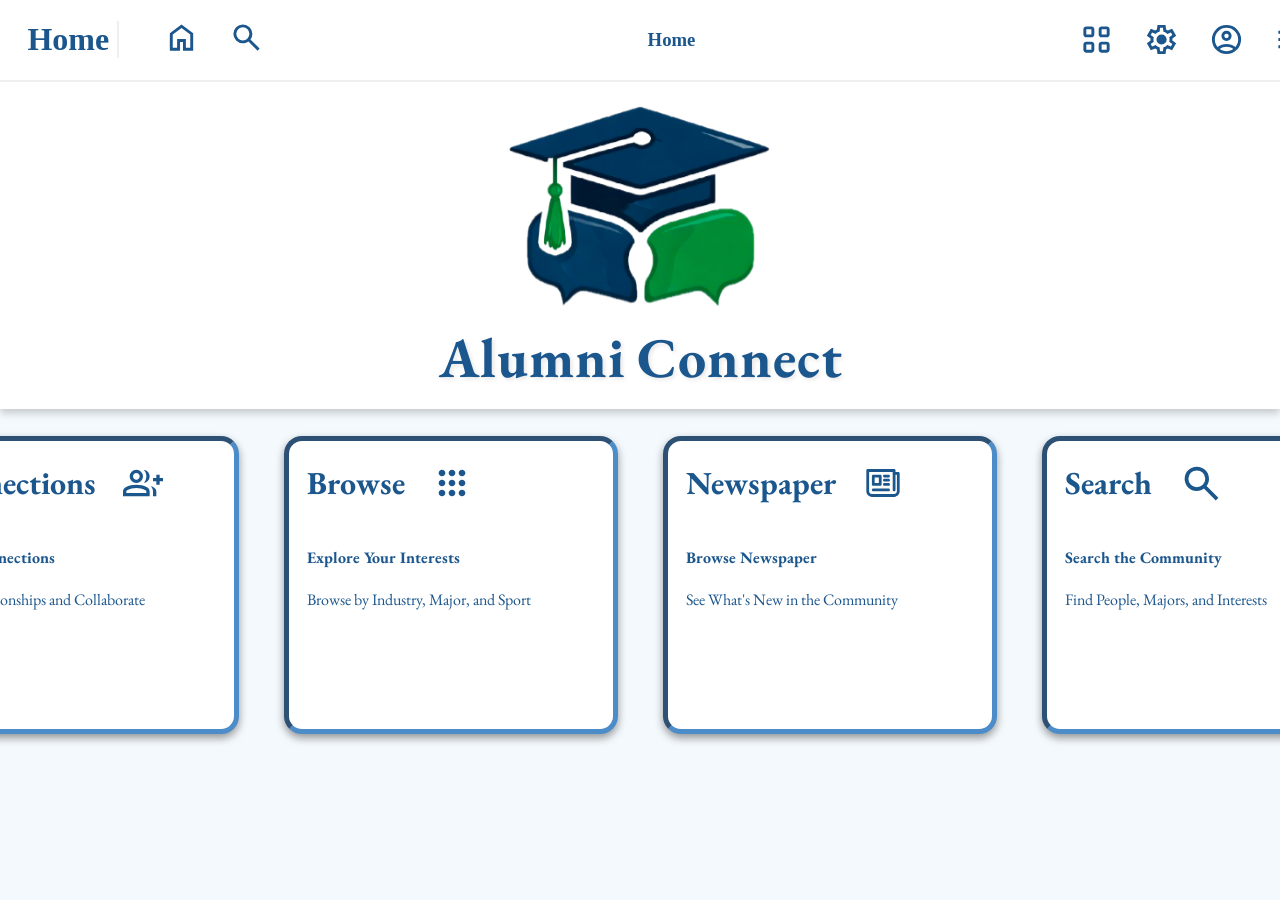
<file: pages/index.html>
<!DOCTYPE html>
<html lang="en">
<head>
    <meta charset="UTF-8">
    <meta name="viewport" content="width=device-width, initial-scale=1.0">
    <title>HOMEPAGE</title>
    <link rel="stylesheet" href="../style.css">
</head>
<body>
    <div class="top-half">
        <div class="top-bar-container">
            <a href="./index.html" class="hidden-link"><h1 class="home-button">Home</h1></a>
            <div class="top-bar-container-2">
                <div class="icons-container">
                    <a href="./index.html"><img src="../images/home.svg" alt="home" height="35" class="top-icon"></a>
                    <a href="./search.html"><img src="../images/search.svg" alt="search" height="35" class="top-icon"></a>
                </div>
                <div><h3>Home</h3></div>
                <div class="icons-container">
                    <img src="../images/box.svg" alt="box" height="35" class="top-icon">
                    <img src="../images/settings.svg" alt="settings" height="35" class="top-icon">
                    <img src="../images/profile.svg" alt="profile" height="35" class="top-icon">
                    <img src="../images/menu.svg" alt="menu" height="35" class="top-icon">
                </div>
            </div>
        </div>
        <div class="center">
            <img src="../images/alumni-connect-logo.png" alt="Logo" height="200" class="logo">
        </div>
        <div class="title-card center">
            <div class="title">
                <div class="word"><h1>A</h1><h1>l</h1><h1>u</h1><h1>m</h1><h1>n</h1><h1>i</h1></div>
                <div class="word"><h1>C</h1><h1>o</h1><h1>n</h1><h1>n</h1><h1>e</h1><h1>c</h1><h1>t</h1></div>
            </div>
        </div> 
    </div>

<div class="options-container center">
    <a href="./connections.html" class="block-link hidden-link">
        <div class="options"> <!-- Connections -->
            <img src="../images/connectionsBG.svg" alt="connectionsBG" height="290" class="overlay">            
            <div class="box-container box-text">
                <h1>Connections</h1>
                <img src="../images/connections.svg" alt="browse" height="40" class="icon">
            </div>
            <div class="box-text">
                <h4>Make Connections</h4>
                <p>Build Relationships and Collaborate</p>
            </div>
        </div>
    </a>
        <a href="./browse.html" class="block-link hidden-link">
        <div class="options"> <!-- Browse -->
            <img src="../images/browseBG.svg" alt="browseBG" height="290" class="overlay">
            <div class="box-container box-text">
                <h1>Browse</h1>
                <img src="../images/browse.svg" alt="browse" height="40" class="icon">
            </div>
            <div class="box-text">
                <h4>Explore Your Interests</h4>
                <p>Browse by Industry, Major, and Sport</p>
            </div>
        </div>
    </a>
        <a href="./newspaper.html" class="block-link hidden-link">
        <div class="options"> <!-- Newspaper -->
            <img src="../images/newspaperBG.svg" alt="newspaperBG" height="290" class="overlay">            
            <div class="box-container box-text">
                <h1>Newspaper</h1>
                <img src="../images/newspaper.svg" alt="browse" height="40" class="icon">
            </div>
            <div class="box-text">
                <h4>Browse Newspaper</h4>
                <p>See What's New in the Community</p>
            </div>
        </div>
    </a>
        <a href="./search.html" class="block-link hidden-link">
        <div class="options"> <!-- Search -->
            <img src="../images/mapBG.svg" alt="mapBG" height="290" class="overlay">
            <div class="box-container box-text">
                <h1>Search</h1>
                <img src="../images/search.svg" alt="search" height="45" class="icon">
            </div>
            <div class="box-text">
                <h4>Search the Community</h4>
                <p>Find People, Majors, and Interests</p>
            </div>
        </div>
    </a>
</div>


</body>
</html>
</file>
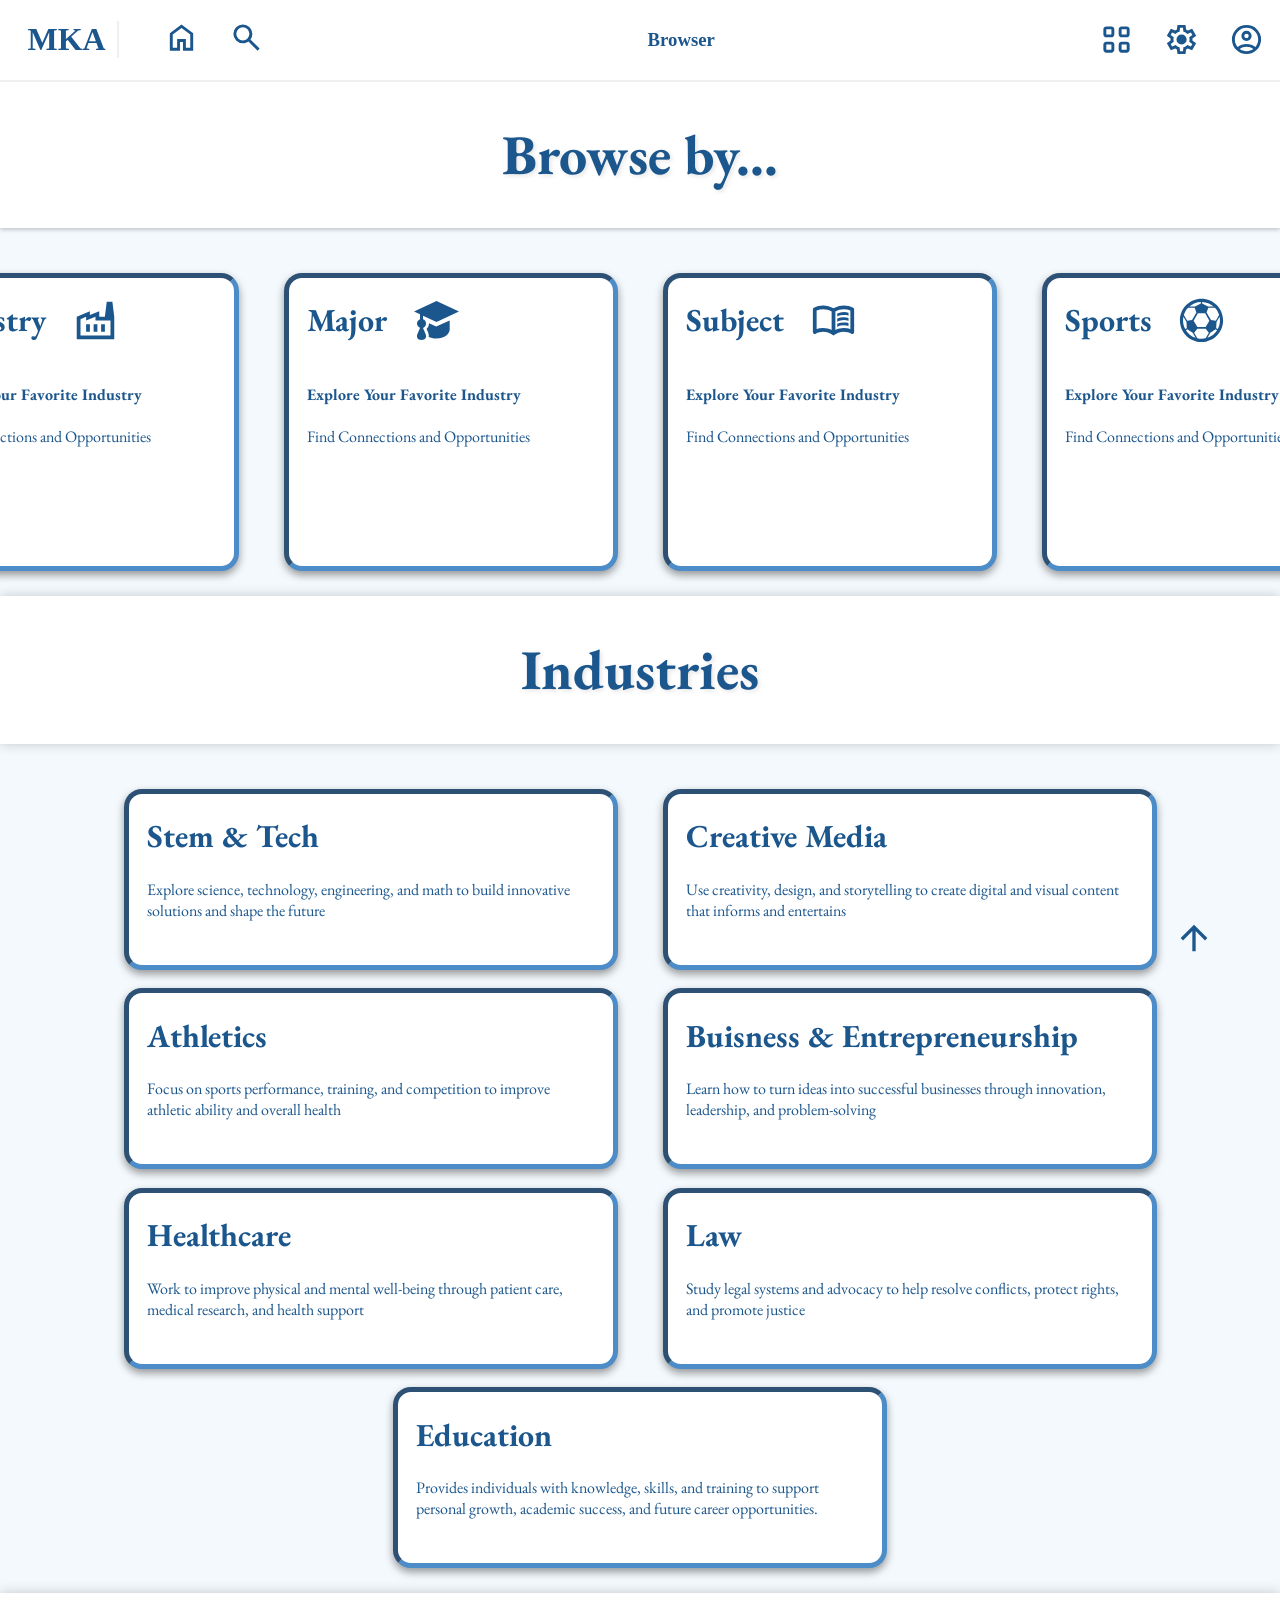
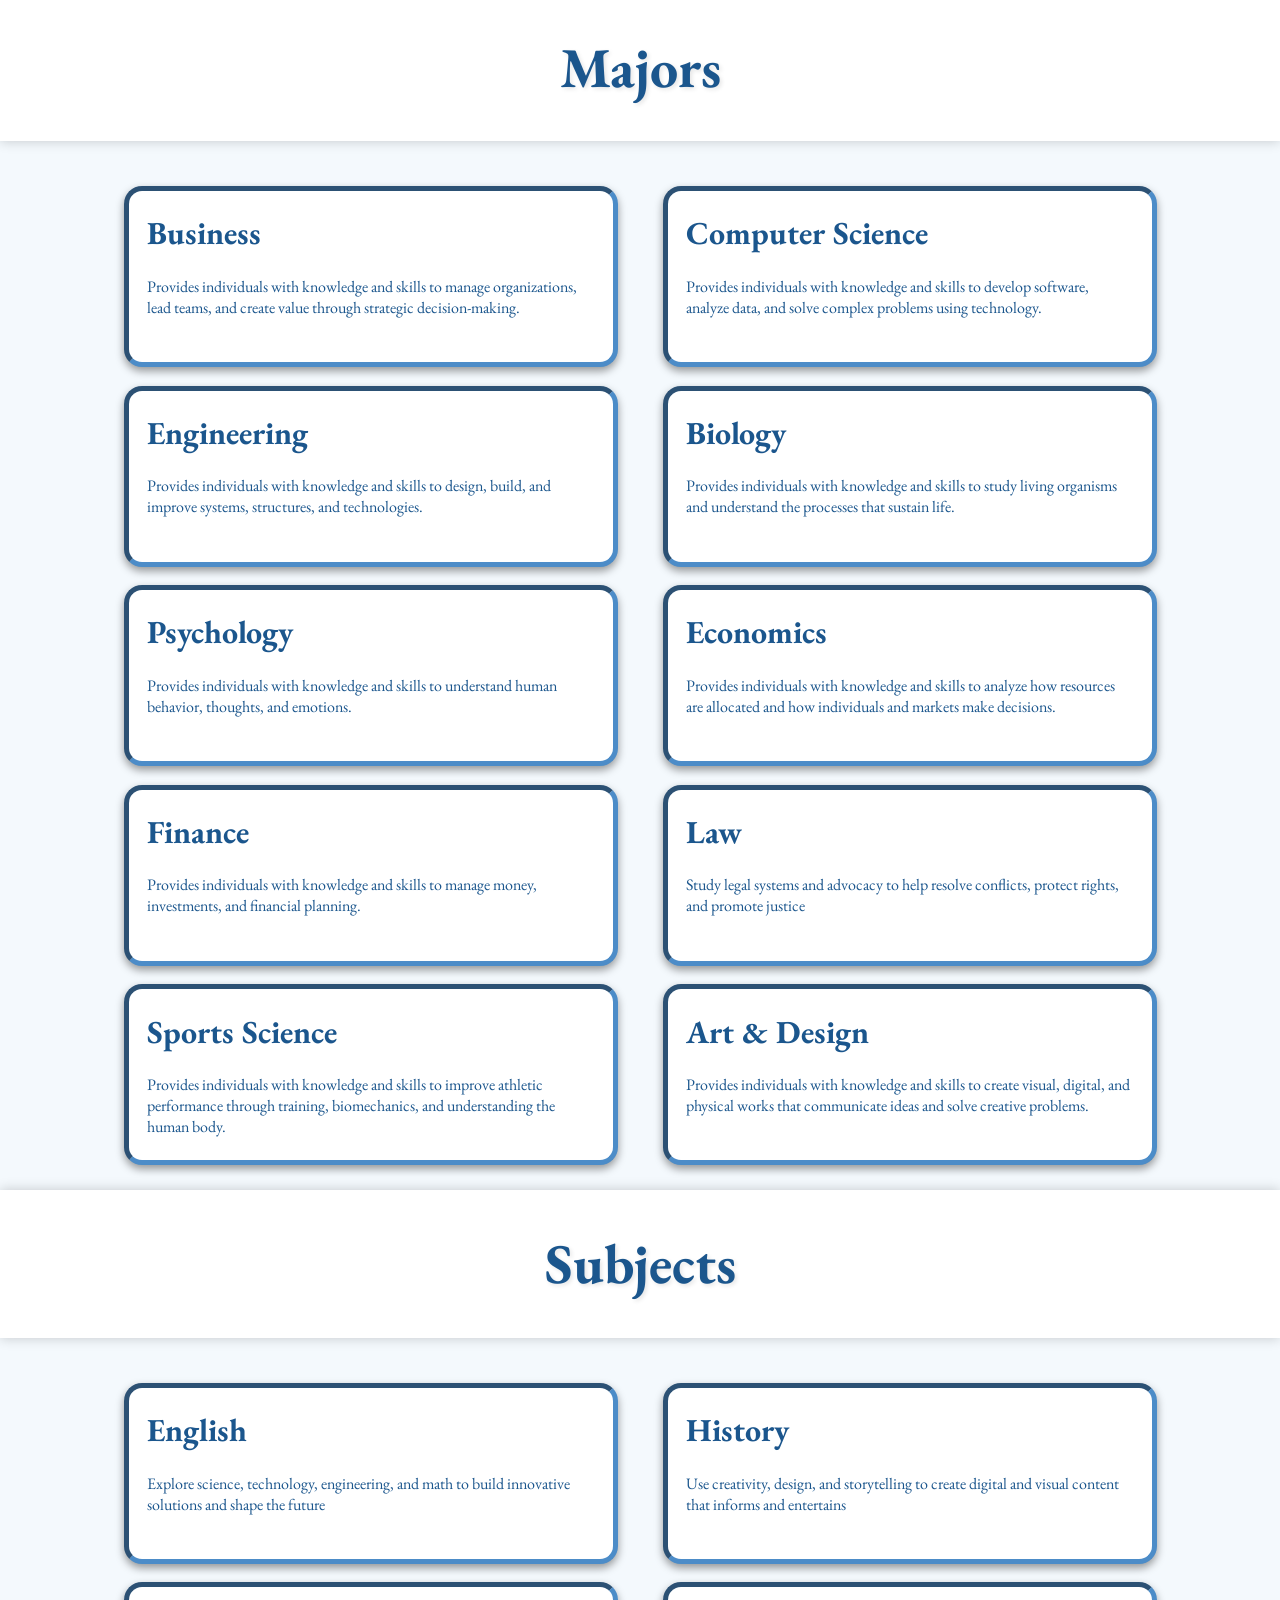
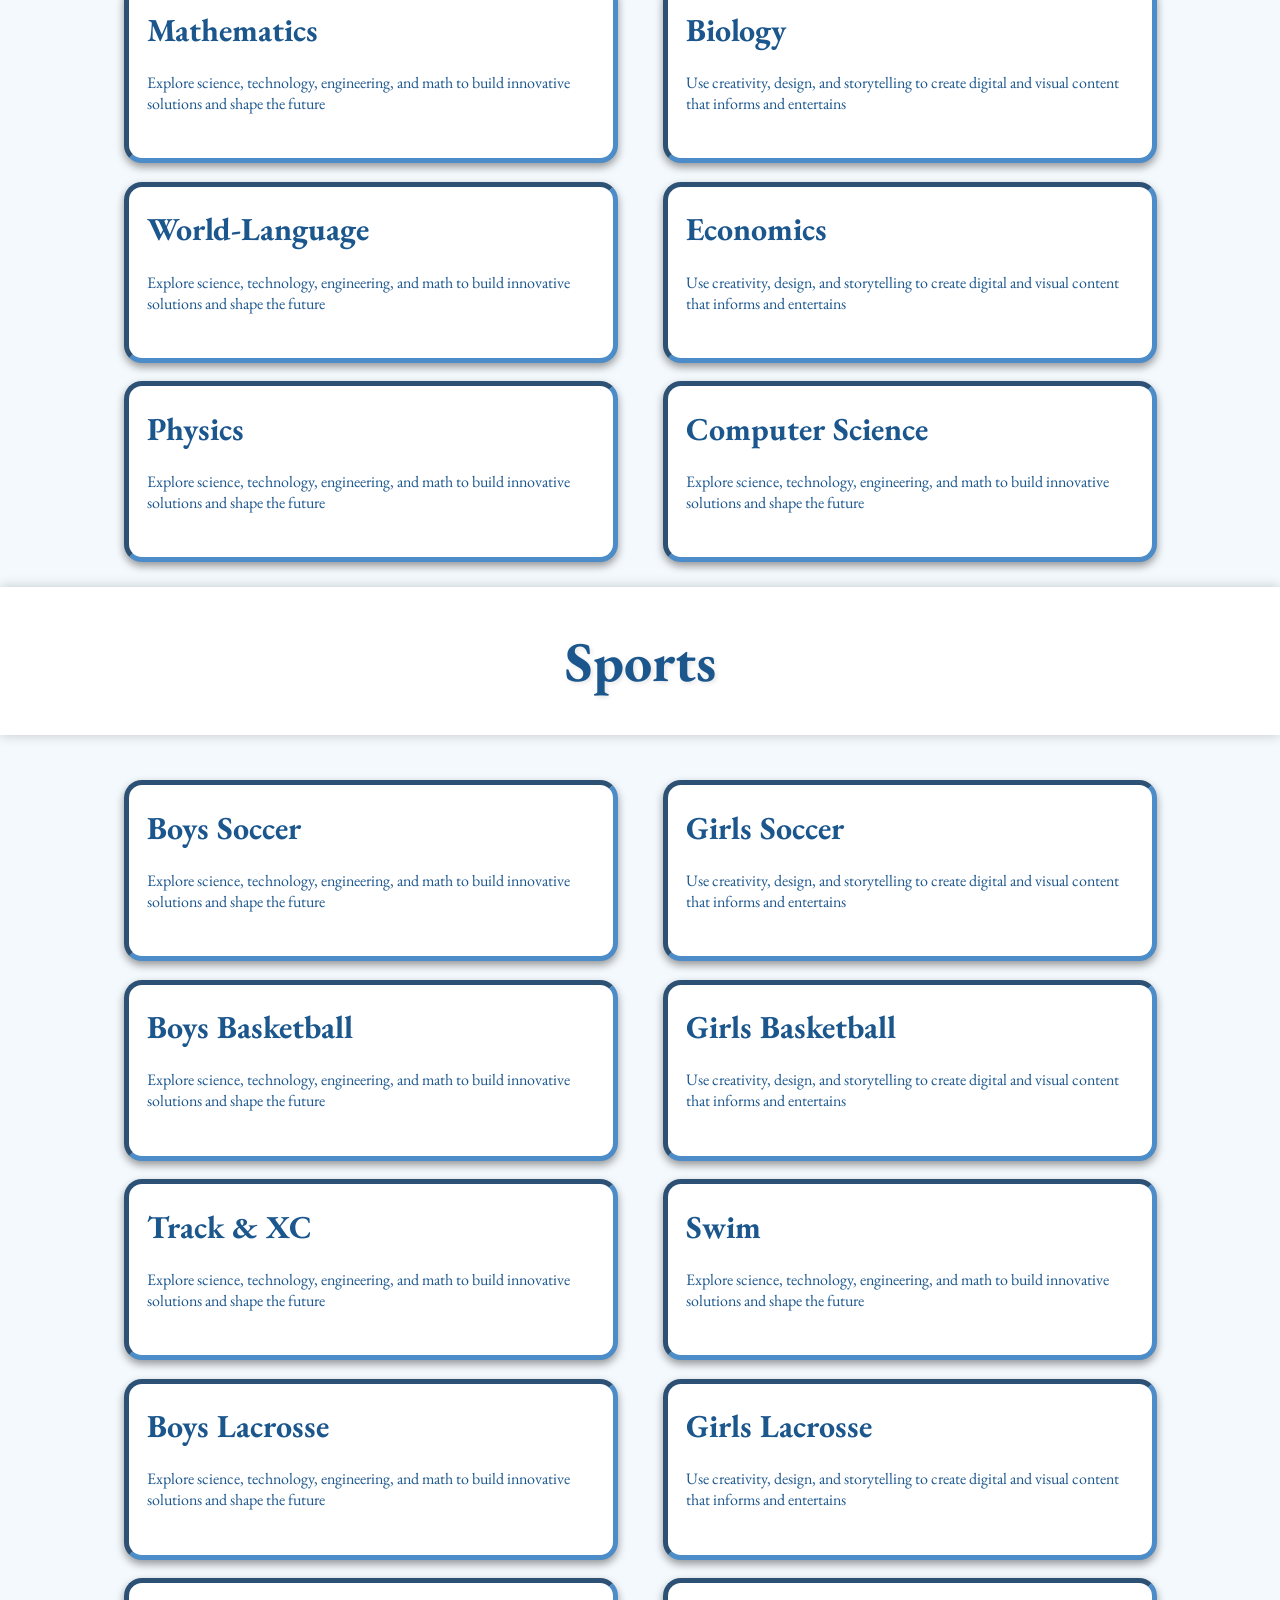
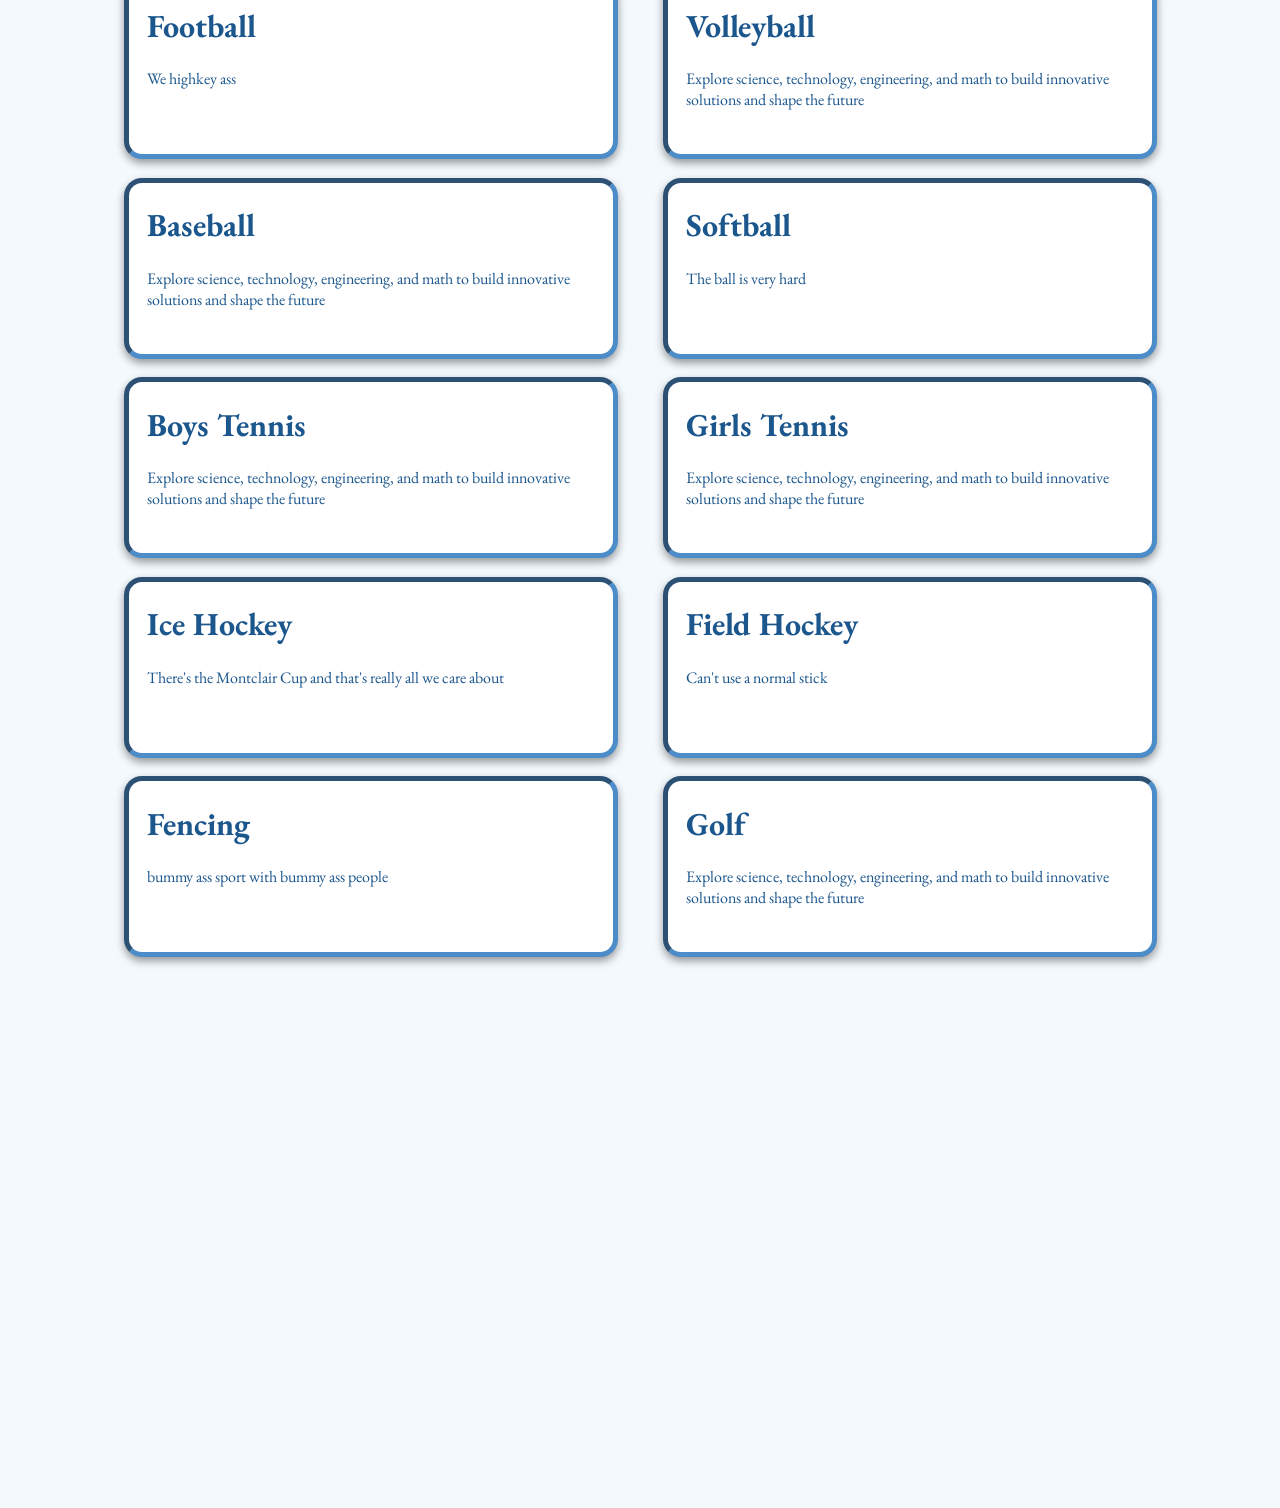
<file: pages/browse.html>
<!DOCTYPE html>
<html lang="en">
<head>
    <meta charset="UTF-8">
    <meta name="viewport" content="width=device-width, initial-scale=1.0">
    <title>Browse</title>
    <link rel="stylesheet" href="../style.css">
</head>
<body id="browse-top">
     <div class="top-half">
        <div class="top-bar-container">
            <a href="./index.html" class="hidden-link"><h1 class="home-button">MKA</h1></a>
            <div class="top-bar-container-2">
                <div class="icons-container">
                    <a href="./index.html"><img src="../images/home.svg" alt="home" height="35" class="top-icon"></a>
                    <a href="./search.html"><img src="../images/search.svg" alt="search" height="35" class="top-icon"></a>
                </div>
                <h3>Browser</h3>
                <div class="icons-container">
                    <img src="../images/box.svg" alt="box" height="35" class="top-icon">
                    <img src="../images/settings.svg" alt="settings" height="35" class="top-icon">
                    <img src="../images/profile.svg" alt="profile" height="35" class="top-icon">
                    <img src="../images/menu.svg" alt="menu" height="35" class="top-icon">
                </div>
            </div>
        </div>
    </div>


    <div class="sticky-wrapper"><a href="#" class="hidden-link"><img src="../images/arrow.svg" alt="arrow" height="40" class="fixed"></a></div>


    <!--  -->

    <div class="top-part title partition center">
     <h1>Browse by...</h1>
    </div>
    <div class="options-container center">
        <a href="#industries" class="block-link hidden-link">
            <div class="options"> <!-- Industries -->
                <div class="box-container box-text">
                    <h1>Industry</h1>
                    <img src="../images/industry-icon.svg" alt="search" height="45" class="icon">
                </div>
                <div class="box-text">
                    <h4>Explore Your Favorite Industry</h4>
                    <p>Find Connections and Opportunities</p>
                </div>
            </div>
        </a>
        <a href="#majors" class="block-link hidden-link">
            <div class="options"> <!-- Majors -->
                <div class="box-container box-text">
                    <h1>Major</h1>
                    <img src="../images/major-icon.svg" alt="search" height="45" class="icon">
                </div>
                <div class="box-text">
                    <h4>Explore Your Favorite Industry</h4>
                    <p>Find Connections and Opportunities</p>
                </div>
            </div>
        </a>
        <a href="#subjects" class="block-link hidden-link">
            <div class="options"> <!-- Subjects -->
                <div class="box-container box-text">
                    <h1>Subject</h1>
                    <img src="../images/subject-icon.svg" alt="search" height="45" class="icon">
                </div>
                <div class="box-text">
                    <h4>Explore Your Favorite Industry</h4>
                    <p>Find Connections and Opportunities</p>
                </div>
            </div>
        </a>
        <a href="#sports" class="block-link hidden-link">
            <div class="options"> <!-- Sports -->
                <div class="box-container box-text">
                    <h1>Sports</h1>
                    <img src="../images/soccer-icon.svg" alt="search" height="45" class="icon">
                </div>
                <div class="box-text">
                    <h4>Explore Your Favorite Industry</h4>
                    <p>Find Connections and Opportunities</p>
                </div>
            </div>
        </a>
    </div>

    <!--  -->

    <div id="industries">
        <div class="title center partition">
            <h1>Industries</h1>
        </div>
        <div class="options-container center new-line">
            <a href="./offerings.html" class="block-link hidden-link">
                <div class="options offering">
                    <div class="box-text">
                        <h1>Stem & Tech</h1>
                        <p>Explore science, technology, engineering, and math to build innovative solutions and shape the future</p>
                    </div>
                </div>
            </a>
            <a href="#industries" class="block-link hidden-link">
                <div class="options offering">
                    <div class="box-text">
                        <h1>Creative Media</h1>
                        <p>Use creativity, design, and storytelling to create digital and visual content that informs and entertains</p>
                    </div>
                </div>
            </a>
        </div>
        <div class="options-container center new-line">
            <a href="#industries" class="block-link hidden-link">
                <div class="options offering">
                    <div class="box-text">
                        <h1>Athletics</h1>
                        <p>Focus on sports performance, training, and competition to improve athletic ability and overall health</p>
                    </div>
                </div>
            </a>
            <a href="#industries" class="block-link hidden-link">
                <div class="options offering">
                    <div class="box-text">
                        <h1>Buisness & Entrepreneurship</h1>
                        <p>Learn how to turn ideas into successful businesses through innovation, leadership, and problem-solving</p>
                    </div>
                </div>
            </a>
        </div>
        <div class="options-container center new-line">
            <a href="#industries" class="block-link hidden-link">
                <div class="options offering">
                    <div class="box-text">
                        <h1>Healthcare</h1>
                        <p>Work to improve physical and mental well-being through patient care, medical research, and health support</p>
                    </div>
                </div>
            </a>
            <a href="#industries" class="block-link hidden-link">
                <div class="options offering">
                    <div class="box-text">
                        <h1>Law</h1>
                        <p>Study legal systems and advocacy to help resolve conflicts, protect rights, and promote justice</p>
                    </div>
                </div>
            </a>
        </div>
        <div class="options-container center new-line">
            <a href="#industries" class="block-link hidden-link">
                <div class="options offering">
                    <div class="box-text">
                        <h1>Education</h1>
                        <p>Provides individuals with knowledge, skills, and training to support personal growth, academic success, and future career opportunities.</p>
                    </div>
                </div>
            </a>
        </div>

<div id="majors">
        <div class="title center partition">
            <h1>Majors</h1>
        </div>
        <div class="options-container center new-line">
            <a href="#industries" class="block-link hidden-link">
                <div class="options offering">
                    <div class="box-text">
                        <h1>Business</h1>
                        <p>Provides individuals with knowledge and skills to manage organizations, lead teams, and create value through strategic decision-making.</p>
                    </div>
                </div>
            </a>
            <a href="#industries" class="block-link hidden-link">
                <div class="options offering">
                    <div class="box-text">
                        <h1>Computer Science</h1>
                        <p>Provides individuals with knowledge and skills to develop software, analyze data, and solve complex problems using technology.</p>
                    </div>
                </div>
            </a>
        </div>
        <div class="options-container center new-line">
            <a href="#industries" class="block-link hidden-link">
                <div class="options offering">
                    <div class="box-text">
                        <h1>Engineering</h1>
                        <p>Provides individuals with knowledge and skills to design, build, and improve systems, structures, and technologies.</p>
                    </div>
                </div>
            </a>
            <a href="#industries" class="block-link hidden-link">
                <div class="options offering">
                    <div class="box-text">
                        <h1>Biology</h1>
                        <p>Provides individuals with knowledge and skills to study living organisms and understand the processes that sustain life.</p>
                    </div>
                </div>
            </a>
        </div>
        <div class="options-container center new-line">
            <a href="#industries" class="block-link hidden-link">
                <div class="options offering">
                    <div class="box-text">
                        <h1>Psychology</h1>
                        <p>Provides individuals with knowledge and skills to understand human behavior, thoughts, and emotions.</p>
                    </div>
                </div>
            </a>
            <a href="#industries" class="block-link hidden-link">
                <div class="options offering">
                    <div class="box-text">
                        <h1>Economics</h1>
                        <p>Provides individuals with knowledge and skills to analyze how resources are allocated and how individuals and markets make decisions.</p>
                    </div>
                </div>
            </a>
        </div>
        <div class="options-container center new-line">
            <a href="#industries" class="block-link hidden-link">
                <div class="options offering">
                    <div class="box-text">
                        <h1>Finance</h1>
                        <p>Provides individuals with knowledge and skills to manage money, investments, and financial planning.</p>
                    </div>
                </div>
            </a>
            <a href="#industries" class="block-link hidden-link">
                <div class="options offering">
                    <div class="box-text">
                        <h1>Law</h1>
                        <p>Study legal systems and advocacy to help resolve conflicts, protect rights, and promote justice</p>
                    </div>
                </div>
            </a>
        </div>
        <div class="options-container center new-line">
            <a href="#industries" class="block-link hidden-link">
                <div class="options offering">
                    <div class="box-text">
                        <h1>Sports Science</h1>
                        <p>Provides individuals with knowledge and skills to improve athletic performance through training, biomechanics, and understanding the human body.</p>
                    </div>
                </div>
            </a>
                        <a href="#industries" class="block-link hidden-link">
                <div class="options offering">
                    <div class="box-text">
                        <h1>Art & Design</h1>
                        <p>Provides individuals with knowledge and skills to create visual, digital, and physical works that communicate ideas and solve creative problems.</p>
                    </div>
                </div>
            </a>
        </div>      
    </div>




<div id="subjects">
        <div class="title center partition">
            <h1>Subjects</h1>
        </div>
        <div class="options-container center new-line">
            <a href="#industries" class="block-link hidden-link">
                <div class="options offering">
                    <div class="box-text">
                        <h1>English</h1>
                        <p>Explore science, technology, engineering, and math to build innovative solutions and shape the future</p>
                    </div>
                </div>
            </a>
            <a href="#industries" class="block-link hidden-link">
                <div class="options offering">
                    <div class="box-text">
                        <h1>History</h1>
                        <p>Use creativity, design, and storytelling to create digital and visual content that informs and entertains</p>
                    </div>
                </div>
            </a>
        </div>
        <div class="options-container center new-line">
            <a href="#industries" class="block-link hidden-link">
                <div class="options offering">
                    <div class="box-text">
                        <h1>Mathematics</h1>
                        <p>Explore science, technology, engineering, and math to build innovative solutions and shape the future</p>
                    </div>
                </div>
            </a>
            <a href="#industries" class="block-link hidden-link">
                <div class="options offering">
                    <div class="box-text">
                        <h1>Biology</h1>
                        <p>Use creativity, design, and storytelling to create digital and visual content that informs and entertains</p>
                    </div>
                </div>
            </a>
        </div>        
        <div class="options-container center new-line">
            <a href="#industries" class="block-link hidden-link">
                <div class="options offering">
                    <div class="box-text">
                        <h1>World-Language</h1>
                        <p>Explore science, technology, engineering, and math to build innovative solutions and shape the future</p>
                    </div>
                </div>
            </a>
            <a href="#industries" class="block-link hidden-link">
                <div class="options offering">
                    <div class="box-text">
                        <h1>Economics</h1>
                        <p>Use creativity, design, and storytelling to create digital and visual content that informs and entertains</p>
                    </div>
                </div>
            </a>
        </div>        
        <div class="options-container center new-line">
            <a href="#industries" class="block-link hidden-link">
                <div class="options offering">
                    <div class="box-text">
                        <h1>Physics</h1>
                        <p>Explore science, technology, engineering, and math to build innovative solutions and shape the future</p>
                    </div>
                </div>
            </a>
            <a href="#industries" class="block-link hidden-link">
                <div class="options offering">
                    <div class="box-text">
                        <h1>Computer Science</h1>
                        <p>Explore science, technology, engineering, and math to build innovative solutions and shape the future</p>
                    </div>
                </div>
            </a>            
        </div>   

    </div>

<div id="sports">
        <div class="title center partition">
            <h1>Sports</h1>
        </div>
        <div class="options-container center new-line">
            <a href="#industries" class="block-link hidden-link">
                <div class="options offering">
                    <div class="box-text">
                        <h1>Boys Soccer</h1>
                        <p>Explore science, technology, engineering, and math to build innovative solutions and shape the future</p>
                    </div>
                </div>
            </a>
            <a href="#industries" class="block-link hidden-link">
                <div class="options offering">
                    <div class="box-text">
                        <h1>Girls Soccer</h1>
                        <p>Use creativity, design, and storytelling to create digital and visual content that informs and entertains</p>
                    </div>
                </div>
            </a>
        </div>
        <div class="options-container center new-line">
            <a href="#industries" class="block-link hidden-link">
                <div class="options offering">
                    <div class="box-text">
                        <h1>Boys Basketball</h1>
                        <p>Explore science, technology, engineering, and math to build innovative solutions and shape the future</p>
                    </div>
                </div>
            </a>
            <a href="#industries" class="block-link hidden-link">
                <div class="options offering">
                    <div class="box-text">
                        <h1>Girls Basketball</h1>
                        <p>Use creativity, design, and storytelling to create digital and visual content that informs and entertains</p>
                    </div>
                </div>
            </a>
        </div>        
        <div class="options-container center new-line">
            <a href="#industries" class="block-link hidden-link">
                <div class="options offering">
                    <div class="box-text">
                        <h1>Track & XC</h1>
                        <p>Explore science, technology, engineering, and math to build innovative solutions and shape the future</p>
                    </div>
                </div>
            </a>
            <a href="#industries" class="block-link hidden-link">
                <div class="options offering">
                    <div class="box-text">
                        <h1>Swim</h1>
                        <p>Explore science, technology, engineering, and math to build innovative solutions and shape the future</p>
                    </div>
                </div>
            </a>            
        </div>  
        <div class="options-container center new-line">
            <a href="#industries" class="block-link hidden-link">
                <div class="options offering">
                    <div class="box-text">
                        <h1>Boys Lacrosse</h1>
                        <p>Explore science, technology, engineering, and math to build innovative solutions and shape the future</p>
                    </div>
                </div>
            </a>
            <a href="#industries" class="block-link hidden-link">
                <div class="options offering">
                    <div class="box-text">
                        <h1>Girls Lacrosse</h1>
                        <p>Use creativity, design, and storytelling to create digital and visual content that informs and entertains</p>
                    </div>
                </div>
            </a>
        </div>
        <div class="options-container center new-line">
            <a href="#industries" class="block-link hidden-link">
                <div class="options offering">
                    <div class="box-text">
                        <h1>Football</h1>
                        <p>We highkey ass</p>
                    </div>
                </div>
            </a>
            <a href="#industries" class="block-link hidden-link">
                <div class="options offering">
                    <div class="box-text">
                        <h1>Volleyball</h1>
                        <p>Explore science, technology, engineering, and math to build innovative solutions and shape the future</p>
                    </div>
                </div>
            </a>            
        </div>   
        <div class="options-container center new-line">
            <a href="#industries" class="block-link hidden-link">
                <div class="options offering">
                    <div class="box-text">
                        <h1>Baseball</h1>
                        <p>Explore science, technology, engineering, and math to build innovative solutions and shape the future</p>
                    </div>
                </div>
            </a>
            <a href="#industries" class="block-link hidden-link">
                <div class="options offering">
                    <div class="box-text">
                        <h1>Softball</h1>
                        <p>The ball is very hard</p>
                    </div>
                </div>
            </a>            
        </div>       
        <div class="options-container center new-line">
            <a href="#industries" class="block-link hidden-link">
                <div class="options offering">
                    <div class="box-text">
                        <h1>Boys Tennis</h1>
                        <p>Explore science, technology, engineering, and math to build innovative solutions and shape the future</p>
                    </div>
                </div>
            </a>
            <a href="#industries" class="block-link hidden-link">
                <div class="options offering">
                    <div class="box-text">
                        <h1>Girls Tennis</h1>
                        <p>Explore science, technology, engineering, and math to build innovative solutions and shape the future</p>
                    </div>
                </div>
            </a>            
        </div>   
        <div class="options-container center new-line">
            <a href="#industries" class="block-link hidden-link">
                <div class="options offering">
                    <div class="box-text">
                        <h1>Ice Hockey</h1>
                        <p>There's the Montclair Cup and that's really all we care about</p>
                    </div>
                </div>
            </a>
            <a href="#industries" class="block-link hidden-link">
                <div class="options offering">
                    <div class="box-text">
                        <h1>Field Hockey</h1>
                        <p>Can't use a normal stick</p>
                    </div>
                </div>
            </a>            
        </div>  
        <div class="options-container center new-line">
            <a href="#industries" class="block-link hidden-link">
                <div class="options offering">
                    <div class="box-text">
                        <h1>Fencing</h1>
                        <p>bummy ass sport with bummy ass people</p>
                    </div>
                </div>
            </a>
            <a href="#industries" class="block-link hidden-link">
                <div class="options offering">
                    <div class="box-text">
                        <h1>Golf</h1>
                        <p>Explore science, technology, engineering, and math to build innovative solutions and shape the future</p>
                    </div>
                </div>
            </a>            
        </div>  



    </div>


</body>
</html>
</file>
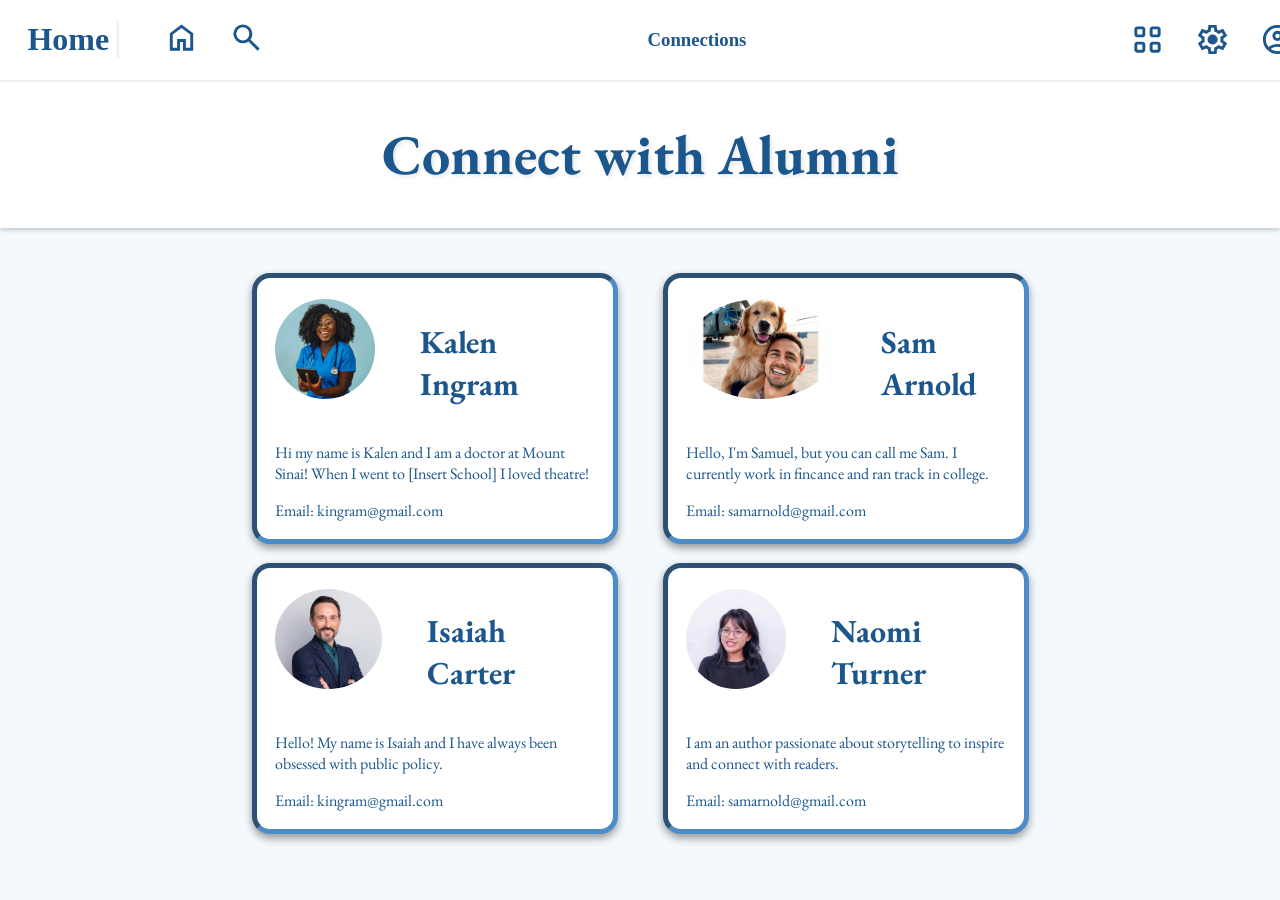
<file: pages/connections.html>
<!DOCTYPE html>
<html lang="en">
<head>
    <meta charset="UTF-8">
    <meta name="viewport" content="width=device-width, initial-scale=1.0">
    <title>Connections</title>
    <link rel="stylesheet" href="../style.css">
</head>
<body>
    <div class="top-half">
        <div class="top-bar-container">
            <a href="./index.html" class="hidden-link"><h1 class="home-button">Home</h1></a>
            <div class="top-bar-container-2">
                <div class="icons-container">
                    <a href="./index.html"><img src="../images/home.svg" alt="home" height="35" class="top-icon"></a>
                    <a href="./search.html"><img src="../images/search.svg" alt="search" height="35" class="top-icon"></a>
                </div>
                <div><h3>Connections</h3></div>
                <div class="icons-container">
                    <img src="../images/box.svg" alt="box" height="35" class="top-icon">
                    <img src="../images/settings.svg" alt="settings" height="35" class="top-icon">
                    <img src="../images/profile.svg" alt="profile" height="35" class="top-icon">
                    <img src="../images/menu.svg" alt="menu" height="35" class="top-icon">
                </div>
            </div>
        </div>
    </div>
        <div class="top-part title partition center">
     <h1>Connect with Alumni</h1>
     </div>
        <div class="options-container center new-line">
            <a href="#industries" class="block-link hidden-link">
                <div class="options profile-card">
                    <div class="box-text">
                        <h1></h1>
                        <div class="options-container">
                            <img src="../images/stacey-ehrmantraut.jpg" alt="newspaper2" class="profile-pic">
                            <h1>Kalen Ingram</h1>
                        </div>
                        <p>Hi my name is Kalen and I am a doctor at Mount Sinai! When I went to [Insert School] I loved theatre!</p>
                        <p>Email: kingram@gmail.com</p>
                    </div>
                </div>
            </a>
            <a href="#industries" class="block-link hidden-link">
                <div class="options profile-card">
                    <div class="box-text">
                        <h1></h1>
                        <div class="options-container">
                            <img src="../images/rich-schweikart.jpg" alt="newspaper2" class="profile-pic">
                            <h1>Sam Arnold</h1>
                        </div>
                        <p>Hello, I'm Samuel, but you can call me Sam. I currently work in fincance and ran track in college.</p>
                        <p>Email: samarnold@gmail.com</p>
                    </div>
                </div>
            </a>
        </div>
        <div class="options-container center new-line">
            <a href="#industries" class="block-link hidden-link">
                <div class="options profile-card">
                    <div class="box-text">
                        <h1></h1>
                        <div class="options-container">
                            <img src="../images/clifford-main.png" alt="newspaper2" class="profile-pic">
                            <h1>Isaiah Carter</h1>
                        </div>
                        <p>Hello! My name is Isaiah and I have always been obsessed with public policy.</p>
                        <p>Email: kingram@gmail.com</p>
                    </div>
                </div>
            </a>
            <a href="#industries" class="block-link hidden-link">
                <div class="options profile-card">
                    <div class="box-text">
                        <h1></h1>
                        <div class="options-container">
                            <img src="../images/naomi-underwood.webp" alt="newspaper2" class="profile-pic">
                            <h1>Naomi Turner</h1>
                        </div>
                        <p>I am an author passionate about storytelling to inspire and connect with readers.</p>
                        <p>Email: samarnold@gmail.com</p>
                    </div>
                </div>
            </a>
        </div>

</body>
</html>
</file>
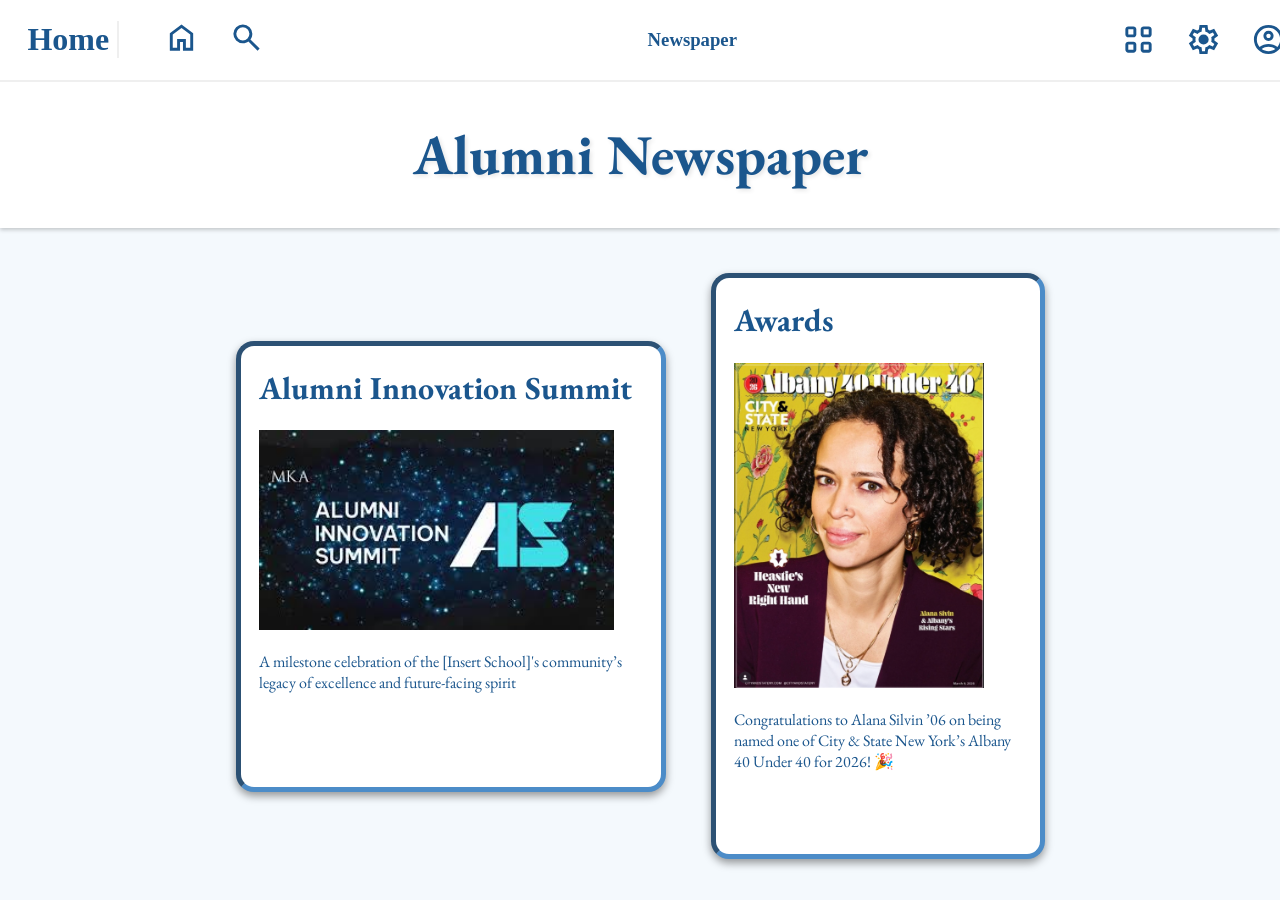
<file: pages/newspaper.html>
<!DOCTYPE html>
<html lang="en">
<head>
    <meta charset="UTF-8">
    <meta name="viewport" content="width=device-width, initial-scale=1.0">
    <title>Newspaper</title>
    <link rel="stylesheet" href="../style.css">
</head>
<body>
    <div class="top-half">
        <div class="top-bar-container">
            <a href="./index.html" class="hidden-link"><h1 class="home-button">Home</h1></a>
            <div class="top-bar-container-2">
                <div class="icons-container">
                    <a href="./index.html"><img src="../images/home.svg" alt="home" height="35" class="top-icon"></a>
                    <a href="./search.html"><img src="../images/search.svg" alt="search" height="35" class="top-icon"></a>
                </div>
                <div><h3>Newspaper</h3></div>
                <div class="icons-container">
                    <img src="../images/box.svg" alt="box" height="35" class="top-icon">
                    <img src="../images/settings.svg" alt="settings" height="35" class="top-icon">
                    <img src="../images/profile.svg" alt="profile" height="35" class="top-icon">
                    <img src="../images/menu.svg" alt="menu" height="35" class="top-icon">
                </div>
            </div>
        </div>
    </div>
    <div class="top-part title partition center">
     <h1>Alumni Newspaper</h1>
    </div>
        <div class="options-container center new-line">
            <a href="#industries" class="block-link hidden-link">
                <div class="options wide-news-offering">
                    <div class="box-text">
                        <h1>Alumni Innovation Summit</h1>
                        <img src="../images/newspaper2.jpg" alt="newspaper2" height="200">
                        <p>A milestone celebration of the [Insert School]'s community’s legacy of excellence and future-facing spirit</p>
                    </div>
                </div>
            </a>
            <a href="./offerings.html" class="block-link hidden-link">
                <div class="options tall-news-offering">
                    <div class="box-text">
                        <h1>Awards</h1>
                        <img src="../images/newspaper1.png" alt="newspaper1" width="250">
                        <p>Congratulations to Alana Silvin ’06 on being named one of City & State New York’s Albany 40 Under 40 for 2026! 🎉</p>
                    </div>
                </div>
            </a>
        </div>
</body>
</file>
<file: style.css>
@import url('https://fonts.googleapis.com/css2?family=Roboto:ital,wght@0,400;1,300&display=swap');
@import url('https://fonts.googleapis.com/css2?family=Zalando+Sans:ital@0;1&display=swap');
@import url('https://fonts.googleapis.com/css2?family=EB+Garamond:ital,wght@0,400..800;1,400..800&family=Gravitas+One&display=swap');/* 

*           --> Universal 
.           --> Class 
#           --> ID 
(type name) --> All instances of that type 

button {
    height: 30px;
    width: 200px;
    padding: 6px;
    border: 2px solid black;
    margin:  10px;
    color: black;
    background-color: rgb(180, 180, 255);
    font-family:'Courier New', Courier, monospace
}

.center {                       -->   Selects "center" class
  display: flex;                -->   Enables Flexbox 
  justify-content: center;      -->   Centers horizontally 
  align-items: center;          -->   Centers vertically
}

*/

* {
    max-width: 100vw;
}

html {
    scroll-behavior: smooth;
}

:root {
  --primary-color: #1b568d;
  --secondary-color: #f4f9fd;
}

body {
    margin-top: 2vh;
    margin-left: 2.5vh;
    margin-right: 2.5vh;
    padding-top: 80px;
    background-color: var(--secondary-color);
    position: relative;
}

#browse-top{
    height: 590vh;
}

.top-half {
    background-color: white;
    margin-top: -2vh;
    margin-left: -2.5vh;
    margin-right: -2.5vh;
    width: 100vw;
    box-shadow: 0 4px 8px 0 rgba(0,0,0,0.2);
}

.top-bar-container {
    position: fixed;
    top: 0;
    left: 0;
    width: 100%;
    display: flex;
    column-gap: 8vh;
    align-items: center;
    justify-content: left;
    color: var(--primary-color);
    margin-right: 2%;
    border-bottom: 2px solid rgb(239, 239, 239);
    background-color: white;
    z-index: 1000;
}

.partition {
    margin-top: 2%;
    margin-left: -2.5vh;
    margin-bottom: 5vh;
    min-width: 100vw;
    box-shadow: 0 0 12px 0 rgba(0,0,0,0.2);
    background-color: white;
}


.home-button {
    position: static;
    text-decoration: none;
    color: inherit; 
    margin-left: 30%;
    width: 7vw;
    border-right: 2px solid rgb(239, 239, 239);
}

.top-bar-container-2 {
    display: flex;
    column-gap: 30vw;
}

.icons-container {
    display: flex;
    column-gap: 30px;
    align-items: center;
    font-size: 18px;
}

.icons-container img:hover {
    transition: .2s ease;
    transform: scale(1.1);
    cursor: pointer;
}

.icons-container img:active {
    transition: .2s ease;
    transform: scale(0.9);
}

.top-icon {
    position: sticky;
    font-family: 'Zalando Sans', sans-serif;
    font-size: 20px; 
}

.top-bar img {
    display: flex;
    align-items: center;
    filter: grayscale(100%) brightness(0);
    margin-left: 2vh;
    padding: 4px;
}

.logo {
    scale: 75%;
    margin-top: 2%;
    transition: 0.3s ease;
    animation: logoFadeIn 0.8s ease forwards;
}

@keyframes logoFadeIn {
  to {
    scale: 100%;
  }  
} 

.logo:hover {
    cursor: pointer;
    transform: scale(1.05);

}

.logo:active {
    transform: scale(0.95);
}

.title-card {
    height: 7vh;
    padding: 20px;
    margin-bottom: 3vh;
}

.title {
    display: flex;
    column-gap: 12px;
    color: var(--primary-color);
    font-family: 'EB Garamond', sans-serif;
    text-shadow: 2px 2px 4px rgba(0,0,0,0.1);
    font-size: 20px; 
    animation: titleFadeIn 0.8s ease forwards;
}

@keyframes titleFadeIn {
  to {
    font-size: 28px;
    opacity: 100%;
  }  
} 

.word {
    display: flex;
    column-gap: 1px;
    cursor: pointer;
    user-select: none;
}

.word h1 {
    transition: 0.1s ease;
}

.word h1:hover {
    transform: scale(1.12);
}

.word h1:active {
    transform: scale(0.95);
}


.options-container {
    display: flex;
    column-gap: 5vh;
    color: var(--primary-color);
}

.box-container {
    display: flex;
    flex-wrap: wrap; 
    gap: 1rem;
    column-gap: 3vh;
    align-items: center;
    color: var(--primary-color);

}

.options {
    position: relative;
    flex: 1 1 220px; /* grow | shrink | min-width */
    max-width: 100%;
    padding-inline: 2vh 2vh;
    font-family: 'EB Garamond', sans-serif;
    border: 5px inset rgb(76, 140, 200);
    border-radius: 18px;
    box-shadow: 0 4px 8px 0 rgba(0,0,0,0.4);
    background-color: white;
    width: 32vh;
    height: 32vh;
}

.overlay {
  position: absolute;
  z-index: 1;
  top: 0;
  bottom: 0;
  left: 0;
  right: 0;
  height: 100%;
  width: 100%;
  opacity: 0;
  transition: .5s ease;
  background-color: rgb(116, 151, 184);
  border-radius: 13px;
}

.box-text {
    color: var(--primary-color);
    position: relative;
    z-index: 2;
}

.options:hover .overlay {
    opacity: 50%;
    
} 

.options:hover .box-text {
    transition: .5s ease;
    transform: scale(1.05);
    transform-origin: left;
}

.options:hover .icon {
    transition: .5s ease;
    transform: scale(1.1);
} 

.block-link {
    border-radius: 18px;
} 

.options-container a:hover {
    transition: .5s ease;
    box-shadow: 5px 3px 20px black;
}

.hidden-link {
    text-decoration: none;
    color: inherit; 
}

.center {
  display: flex;        
  justify-content: center; 
  align-items: center; 
}

.indent {
    margin-left: 5vw;
}

.offering {
    height: 15vh;
    /* width: 500px; */
    width: 35vw;
    padding-bottom: 4vh;
}

.wide-news-offering {
    height: 45vh;
    width: 30vw;
    padding-bottom: 4vh;
}

.tall-news-offering {
    height: 60vh;
    padding-bottom: 4vh;
}

.profile-pic {
    height: 100px;
    border-radius: 50%;
}

.profile-card {
    height: 25vh;
    width: 25vw;
    padding-bottom: 4vh;

}

.choice {
    height: 15vh;
    width: 50vw;
    padding-bottom: 1vh;
}

.top-part {
    margin-top: 0;
    box-shadow: 0 2px 4px 0 rgba(0,0,0,0.2);
}

.new-line {
    margin-bottom: 1.5%;
}


.sticky-wrapper {
    position: absolute;
    right: 3vw;
    width: 45px;
    height: 100%;
    top: 100vh;
    z-index: 1000;
}

.fixed {
    position: sticky;
    top: 20vh;
}
</file>
